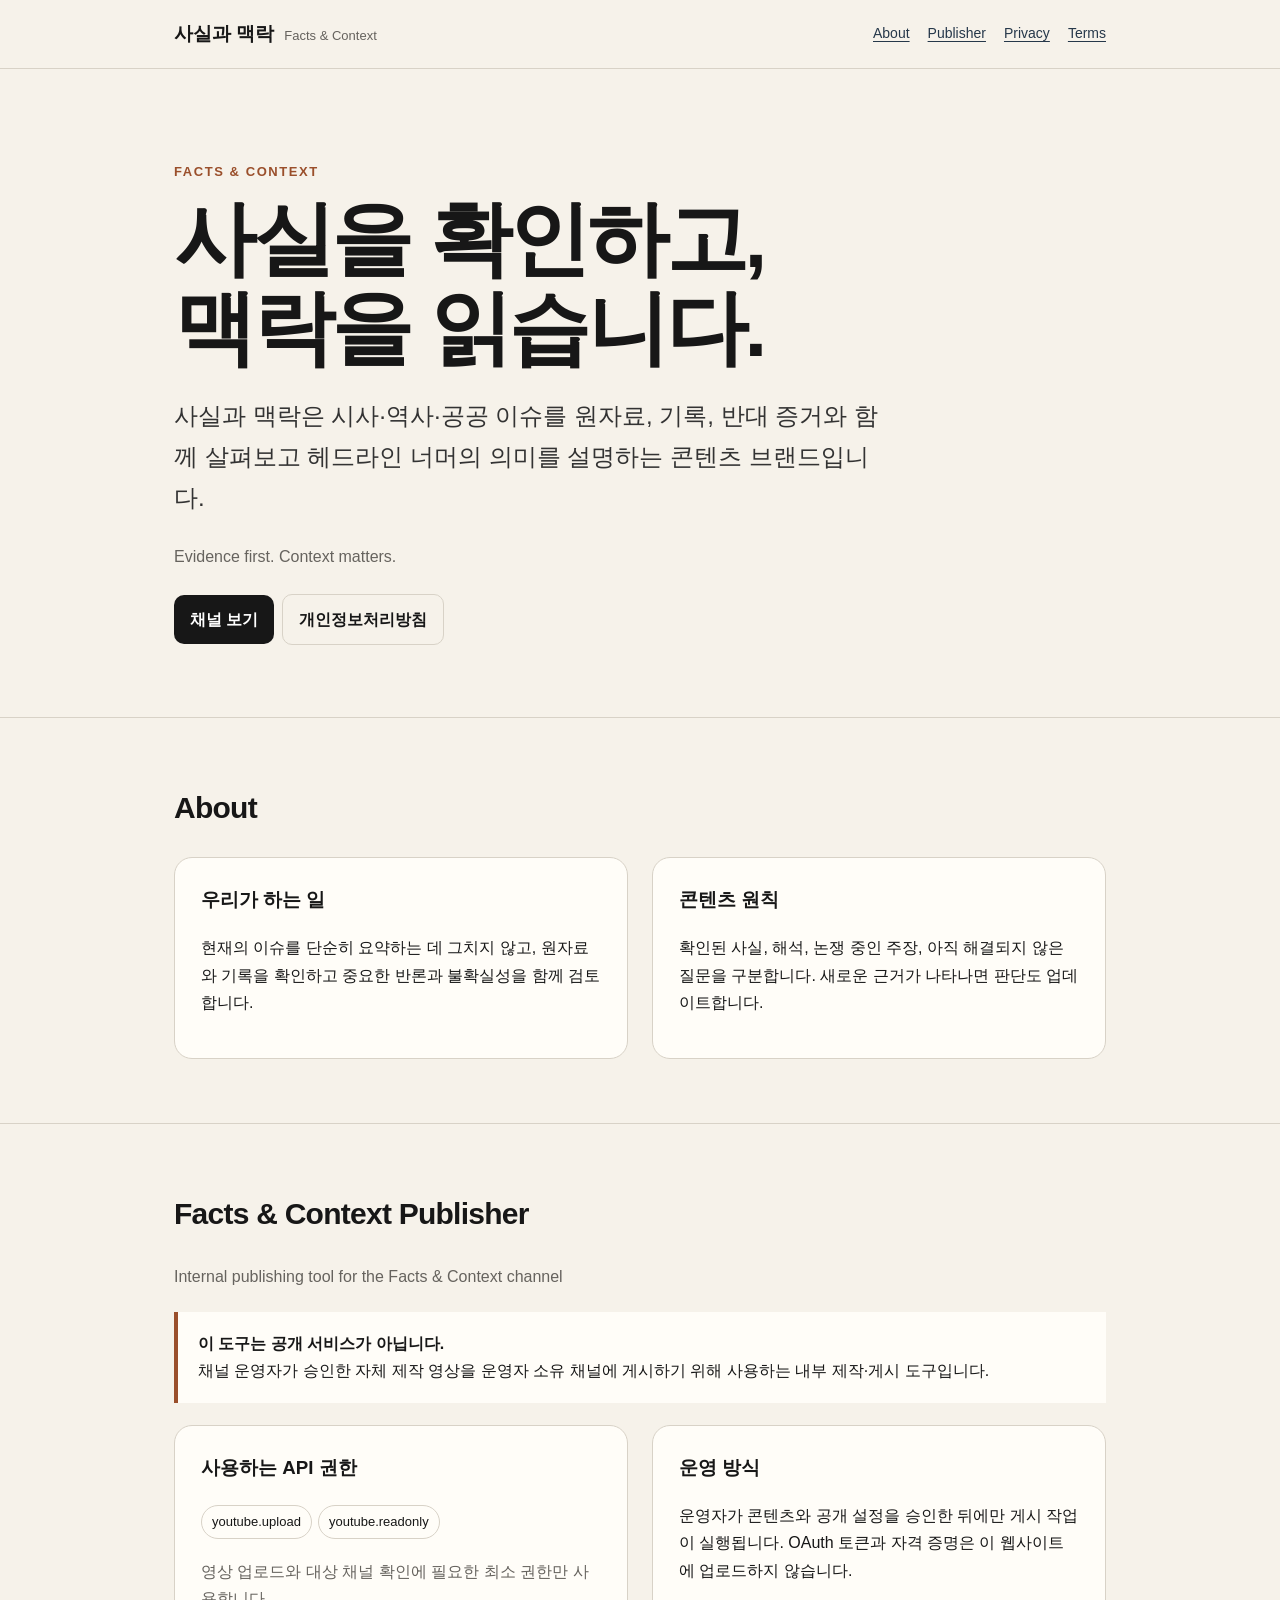
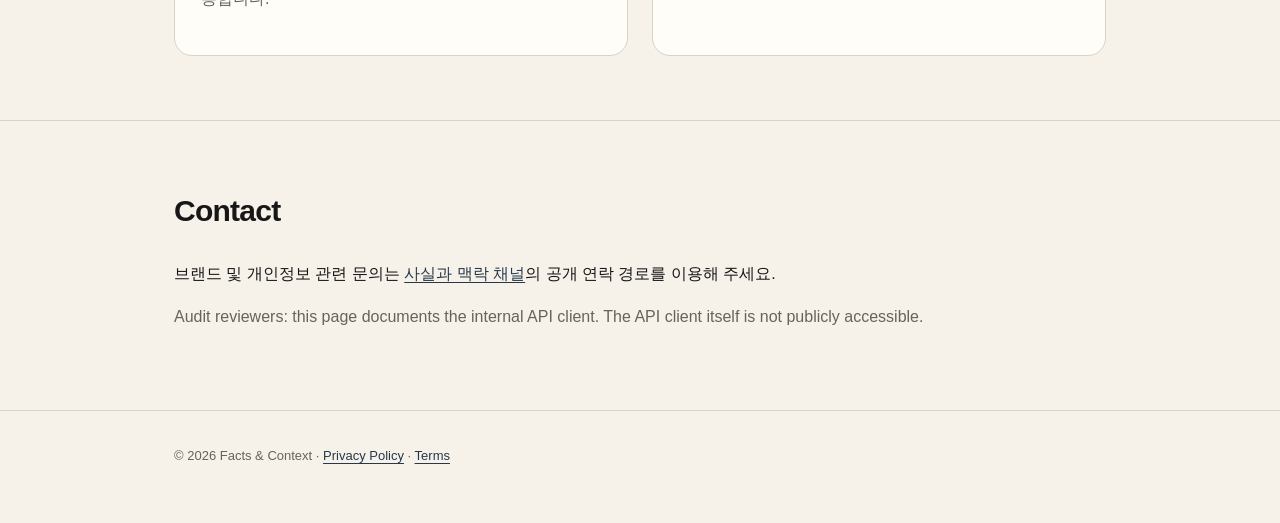
<file: index.html>
<!doctype html><html lang="ko"><head><meta charset="utf-8"><meta name="viewport" content="width=device-width,initial-scale=1"><meta name="description" content="사실과 맥락 — 사실을 확인하고, 맥락을 읽습니다."><title>사실과 맥락 | Facts & Context</title><link rel="stylesheet" href="styles.css"></head><body>
<header><div class="wrap"><nav><a class="brand" href="index.html"><strong>사실과 맥락</strong><span>Facts & Context</span></a><div class="navlinks"><a href="#about">About</a><a href="#publisher">Publisher</a><a href="privacy.html">Privacy</a><a href="terms.html">Terms</a></div></nav></div></header>
<main><div class="hero"><div class="wrap"><div class="eyebrow">Facts & Context</div><h1>사실을 확인하고,<br>맥락을 읽습니다.</h1><p class="lead">사실과 맥락은 시사·역사·공공 이슈를 원자료, 기록, 반대 증거와 함께 살펴보고 헤드라인 너머의 의미를 설명하는 콘텐츠 브랜드입니다.</p><p class="tagline">Evidence first. Context matters.</p><a class="button" href="https://www.youtube.com/@facts_and_context">채널 보기</a><a class="button secondary" href="privacy.html">개인정보처리방침</a></div></div>
<section id="about"><div class="wrap"><h2>About</h2><div class="grid"><div class="card"><h3>우리가 하는 일</h3><p>현재의 이슈를 단순히 요약하는 데 그치지 않고, 원자료와 기록을 확인하고 중요한 반론과 불확실성을 함께 검토합니다.</p></div><div class="card"><h3>콘텐츠 원칙</h3><p>확인된 사실, 해석, 논쟁 중인 주장, 아직 해결되지 않은 질문을 구분합니다. 새로운 근거가 나타나면 판단도 업데이트합니다.</p></div></div></div></section>
<section id="publisher"><div class="wrap"><h2>Facts & Context Publisher</h2><p class="small">Internal publishing tool for the Facts & Context channel</p><div class="notice"><strong>이 도구는 공개 서비스가 아닙니다.</strong><br>채널 운영자가 승인한 자체 제작 영상을 운영자 소유 채널에 게시하기 위해 사용하는 내부 제작·게시 도구입니다.</div><div class="grid"><div class="card"><h3>사용하는 API 권한</h3><span class="pill">youtube.upload</span><span class="pill">youtube.readonly</span><p class="small">영상 업로드와 대상 채널 확인에 필요한 최소 권한만 사용합니다.</p></div><div class="card"><h3>운영 방식</h3><p>운영자가 콘텐츠와 공개 설정을 승인한 뒤에만 게시 작업이 실행됩니다. OAuth 토큰과 자격 증명은 이 웹사이트에 업로드하지 않습니다.</p></div></div></div></section>
<section id="contact"><div class="wrap"><h2>Contact</h2><p>브랜드 및 개인정보 관련 문의는 <a href="https://www.youtube.com/@facts_and_context">사실과 맥락 채널</a>의 공개 연락 경로를 이용해 주세요.</p><p class="small">Audit reviewers: this page documents the internal API client. The API client itself is not publicly accessible.</p></div></section></main>
<footer><div class="wrap">© 2026 Facts & Context · <a href="privacy.html">Privacy Policy</a> · <a href="terms.html">Terms</a></div></footer></body></html>
</file>
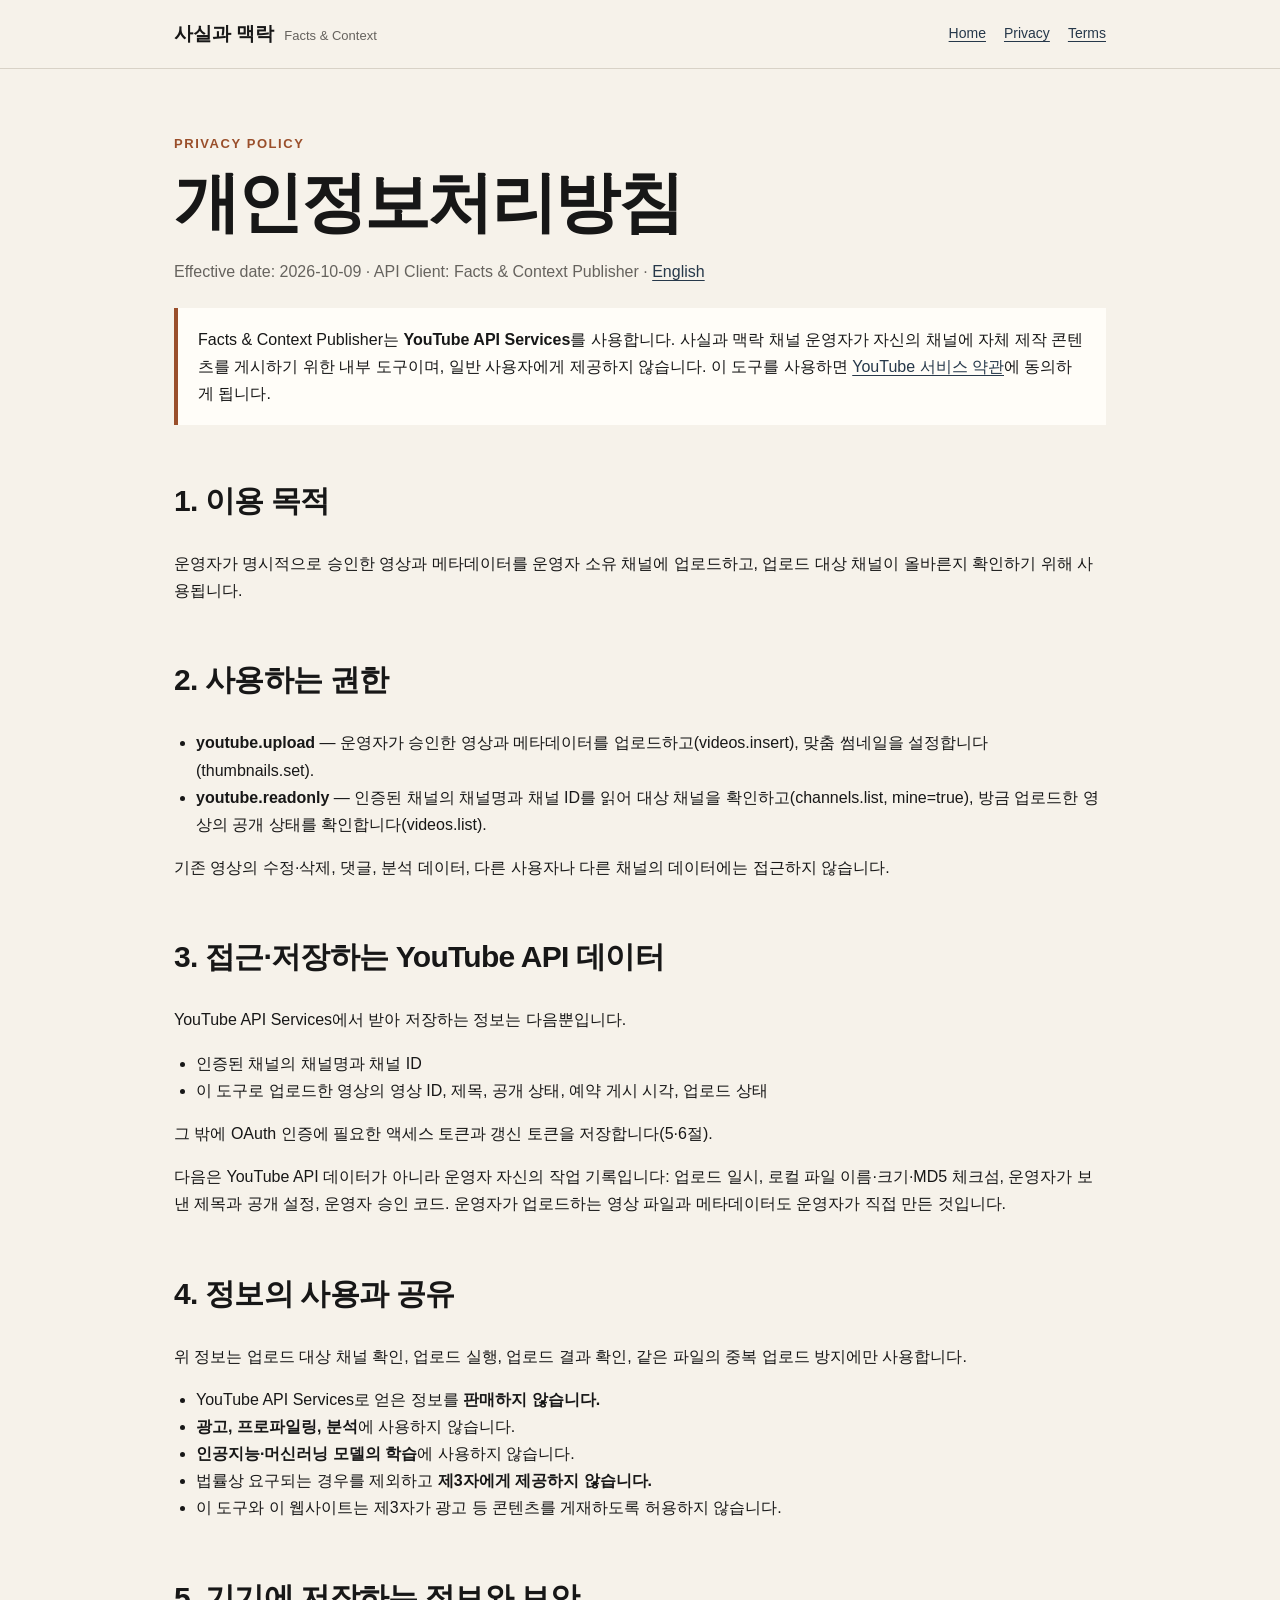
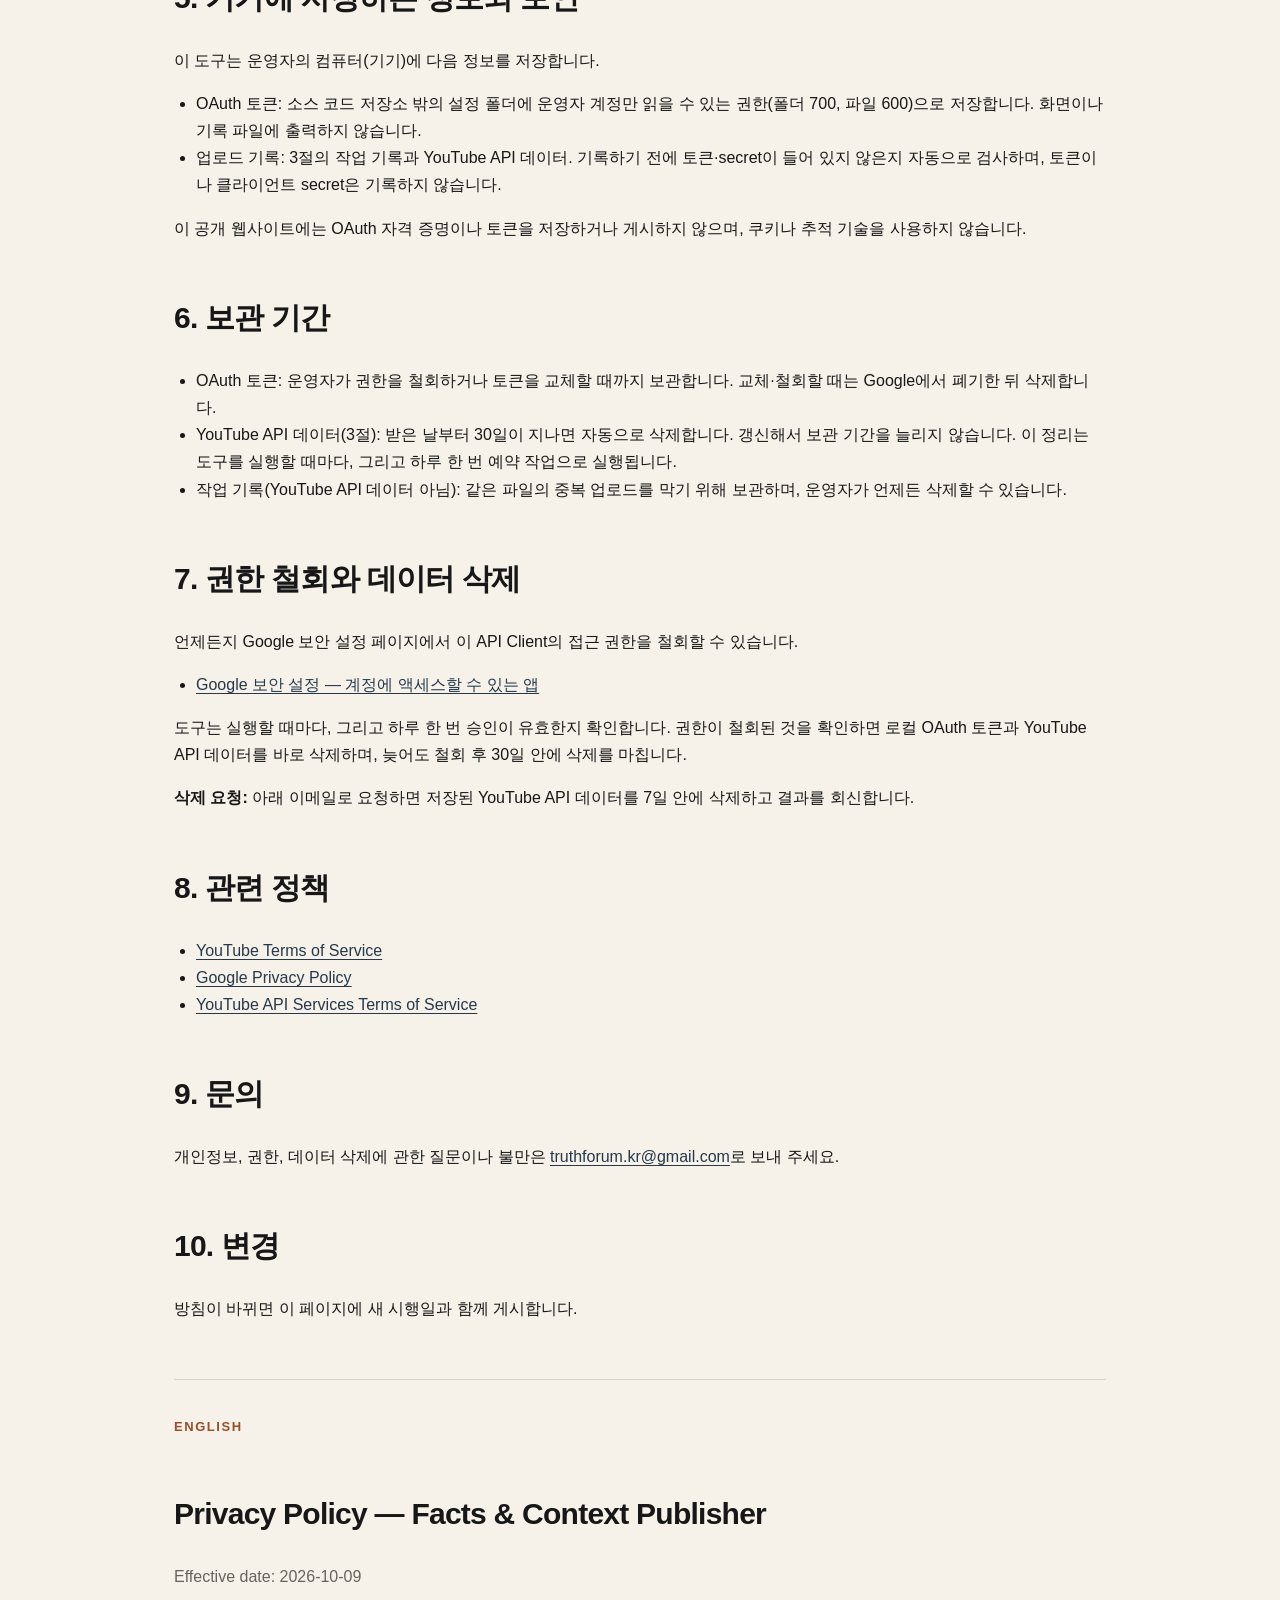
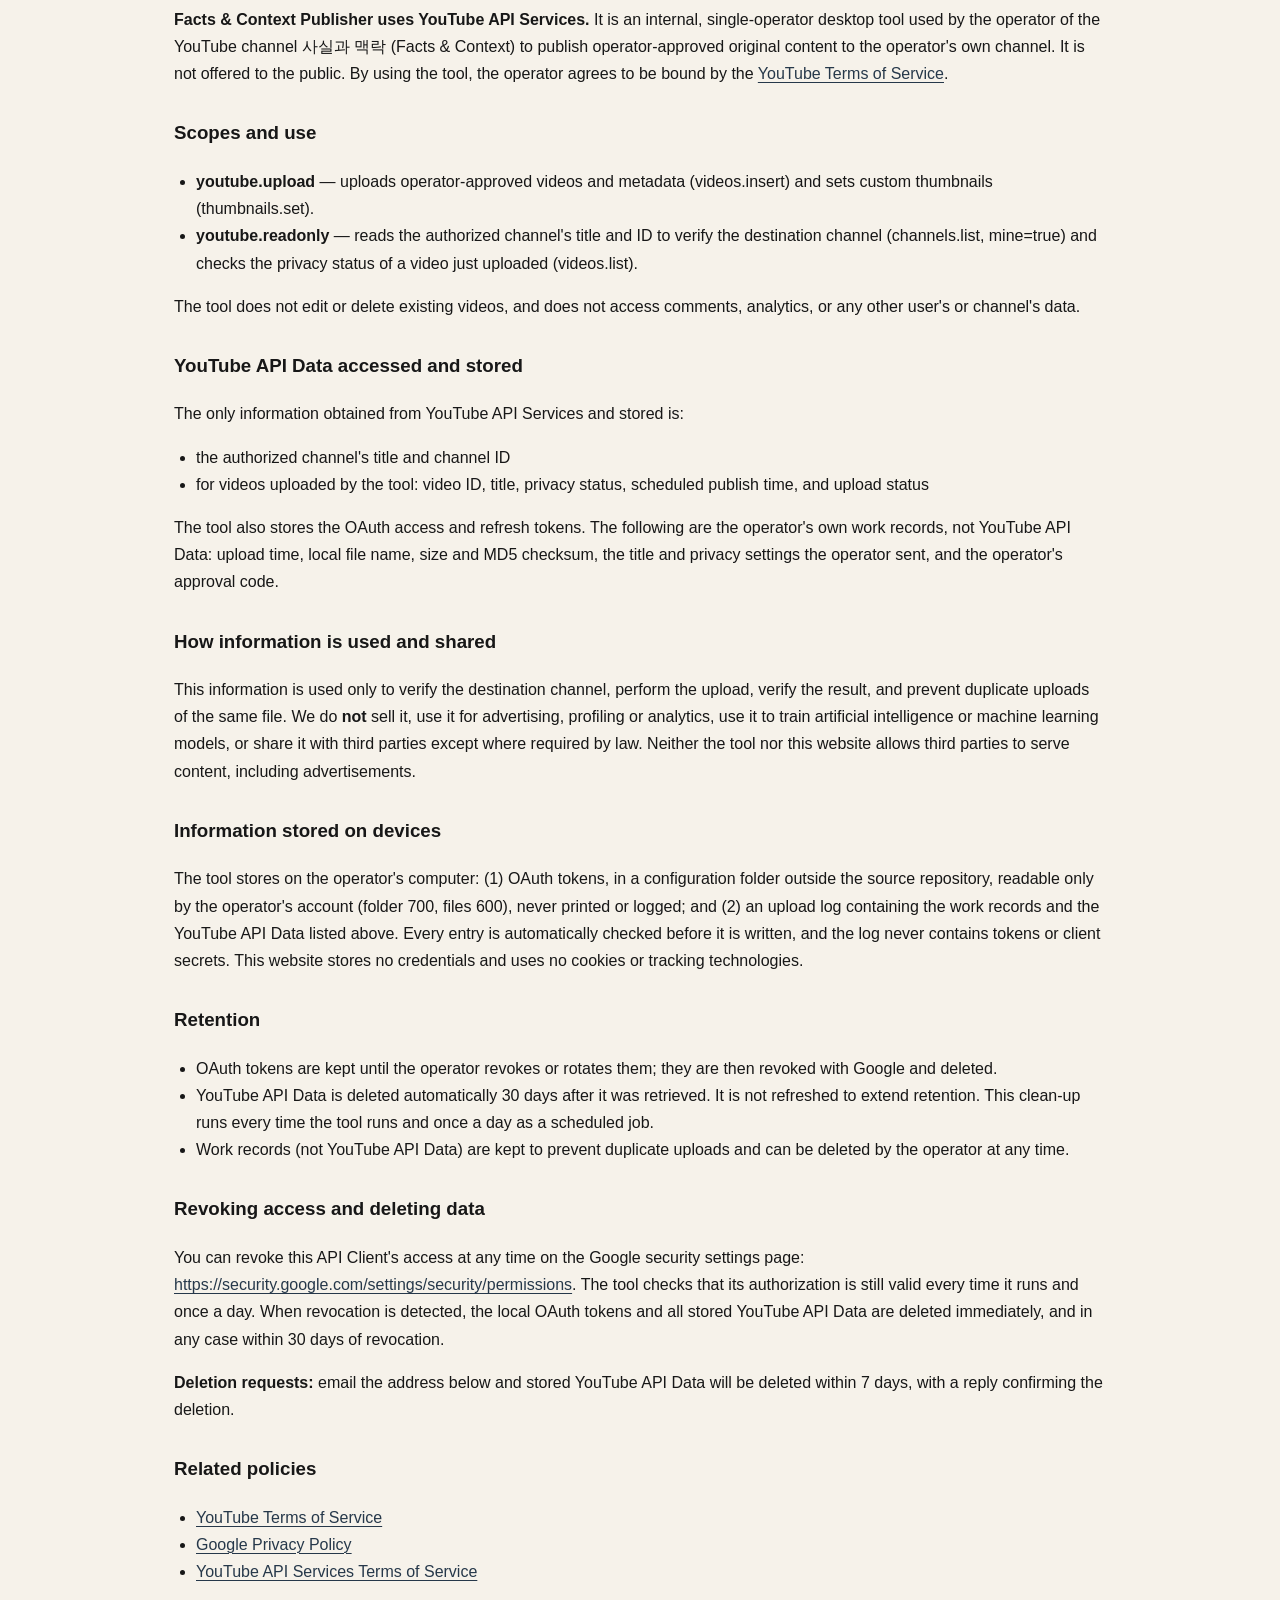
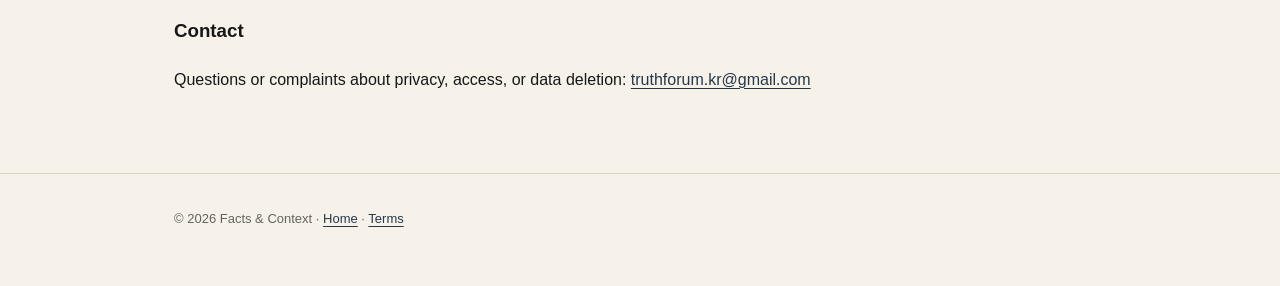
<file: privacy.html>
<!doctype html><html lang="ko"><head><meta charset="utf-8"><meta name="viewport" content="width=device-width,initial-scale=1"><title>Privacy Policy | 사실과 맥락</title><link rel="stylesheet" href="styles.css"></head><body>
<header><div class="wrap"><nav><a class="brand" href="index.html"><strong>사실과 맥락</strong><span>Facts & Context</span></a><div class="navlinks"><a href="index.html">Home</a><a href="privacy.html">Privacy</a><a href="terms.html">Terms</a></div></nav></div></header>
<main class="policy"><section><div class="wrap"><div class="eyebrow">Privacy Policy</div><h1 style="font-size:clamp(38px,6vw,66px)">개인정보처리방침</h1><p class="meta">Effective date: 2026-10-09 · API Client: Facts & Context Publisher · <a href="#english">English</a></p>
<div class="notice">Facts & Context Publisher는 <strong>YouTube API Services</strong>를 사용합니다. 사실과 맥락 채널 운영자가 자신의 채널에 자체 제작 콘텐츠를 게시하기 위한 내부 도구이며, 일반 사용자에게 제공하지 않습니다. 이 도구를 사용하면 <a href="https://www.youtube.com/t/terms">YouTube 서비스 약관</a>에 동의하게 됩니다.</div>
<h2>1. 이용 목적</h2><p>운영자가 명시적으로 승인한 영상과 메타데이터를 운영자 소유 채널에 업로드하고, 업로드 대상 채널이 올바른지 확인하기 위해 사용됩니다.</p>
<h2>2. 사용하는 권한</h2><ul><li><strong>youtube.upload</strong> — 운영자가 승인한 영상과 메타데이터를 업로드하고(videos.insert), 맞춤 썸네일을 설정합니다(thumbnails.set).</li><li><strong>youtube.readonly</strong> — 인증된 채널의 채널명과 채널 ID를 읽어 대상 채널을 확인하고(channels.list, mine=true), 방금 업로드한 영상의 공개 상태를 확인합니다(videos.list).</li></ul><p>기존 영상의 수정·삭제, 댓글, 분석 데이터, 다른 사용자나 다른 채널의 데이터에는 접근하지 않습니다.</p>
<h2>3. 접근·저장하는 YouTube API 데이터</h2><p>YouTube API Services에서 받아 저장하는 정보는 다음뿐입니다.</p><ul><li>인증된 채널의 채널명과 채널 ID</li><li>이 도구로 업로드한 영상의 영상 ID, 제목, 공개 상태, 예약 게시 시각, 업로드 상태</li></ul><p>그 밖에 OAuth 인증에 필요한 액세스 토큰과 갱신 토큰을 저장합니다(5·6절).</p><p>다음은 YouTube API 데이터가 아니라 운영자 자신의 작업 기록입니다: 업로드 일시, 로컬 파일 이름·크기·MD5 체크섬, 운영자가 보낸 제목과 공개 설정, 운영자 승인 코드. 운영자가 업로드하는 영상 파일과 메타데이터도 운영자가 직접 만든 것입니다.</p>
<h2>4. 정보의 사용과 공유</h2><p>위 정보는 업로드 대상 채널 확인, 업로드 실행, 업로드 결과 확인, 같은 파일의 중복 업로드 방지에만 사용합니다.</p><ul><li>YouTube API Services로 얻은 정보를 <strong>판매하지 않습니다.</strong></li><li><strong>광고, 프로파일링, 분석</strong>에 사용하지 않습니다.</li><li><strong>인공지능·머신러닝 모델의 학습</strong>에 사용하지 않습니다.</li><li>법률상 요구되는 경우를 제외하고 <strong>제3자에게 제공하지 않습니다.</strong></li><li>이 도구와 이 웹사이트는 제3자가 광고 등 콘텐츠를 게재하도록 허용하지 않습니다.</li></ul>
<h2>5. 기기에 저장하는 정보와 보안</h2><p>이 도구는 운영자의 컴퓨터(기기)에 다음 정보를 저장합니다.</p><ul><li>OAuth 토큰: 소스 코드 저장소 밖의 설정 폴더에 운영자 계정만 읽을 수 있는 권한(폴더 700, 파일 600)으로 저장합니다. 화면이나 기록 파일에 출력하지 않습니다.</li><li>업로드 기록: 3절의 작업 기록과 YouTube API 데이터. 기록하기 전에 토큰·secret이 들어 있지 않은지 자동으로 검사하며, 토큰이나 클라이언트 secret은 기록하지 않습니다.</li></ul><p>이 공개 웹사이트에는 OAuth 자격 증명이나 토큰을 저장하거나 게시하지 않으며, 쿠키나 추적 기술을 사용하지 않습니다.</p>
<h2>6. 보관 기간</h2><ul><li>OAuth 토큰: 운영자가 권한을 철회하거나 토큰을 교체할 때까지 보관합니다. 교체·철회할 때는 Google에서 폐기한 뒤 삭제합니다.</li><li>YouTube API 데이터(3절): 받은 날부터 30일이 지나면 자동으로 삭제합니다. 갱신해서 보관 기간을 늘리지 않습니다. 이 정리는 도구를 실행할 때마다, 그리고 하루 한 번 예약 작업으로 실행됩니다.</li><li>작업 기록(YouTube API 데이터 아님): 같은 파일의 중복 업로드를 막기 위해 보관하며, 운영자가 언제든 삭제할 수 있습니다.</li></ul>
<h2>7. 권한 철회와 데이터 삭제</h2><p>언제든지 Google 보안 설정 페이지에서 이 API Client의 접근 권한을 철회할 수 있습니다.</p><ul><li><a href="https://security.google.com/settings/security/permissions">Google 보안 설정 — 계정에 액세스할 수 있는 앱</a></li></ul><p>도구는 실행할 때마다, 그리고 하루 한 번 승인이 유효한지 확인합니다. 권한이 철회된 것을 확인하면 로컬 OAuth 토큰과 YouTube API 데이터를 바로 삭제하며, 늦어도 철회 후 30일 안에 삭제를 마칩니다.</p><p><strong>삭제 요청:</strong> 아래 이메일로 요청하면 저장된 YouTube API 데이터를 7일 안에 삭제하고 결과를 회신합니다.</p>
<h2>8. 관련 정책</h2><ul><li><a href="https://www.youtube.com/t/terms">YouTube Terms of Service</a></li><li><a href="https://www.google.com/policies/privacy">Google Privacy Policy</a></li><li><a href="https://developers.google.com/youtube/terms/api-services-terms-of-service">YouTube API Services Terms of Service</a></li></ul>
<h2>9. 문의</h2><p>개인정보, 권한, 데이터 삭제에 관한 질문이나 불만은 <a href="mailto:truthforum.kr@gmail.com">truthforum.kr@gmail.com</a>로 보내 주세요.</p>
<h2>10. 변경</h2><p>방침이 바뀌면 이 페이지에 새 시행일과 함께 게시합니다.</p>
<hr style="border:0;border-top:1px solid var(--line);margin:56px 0 36px"><div class="eyebrow" id="english">English</div><h2>Privacy Policy — Facts & Context Publisher</h2>
<p class="meta">Effective date: 2026-10-09</p>
<p><strong>Facts & Context Publisher uses YouTube API Services.</strong> It is an internal, single-operator desktop tool used by the operator of the YouTube channel 사실과 맥락 (Facts & Context) to publish operator-approved original content to the operator's own channel. It is not offered to the public. By using the tool, the operator agrees to be bound by the <a href="https://www.youtube.com/t/terms">YouTube Terms of Service</a>.</p>
<h3>Scopes and use</h3><ul><li><strong>youtube.upload</strong> — uploads operator-approved videos and metadata (videos.insert) and sets custom thumbnails (thumbnails.set).</li><li><strong>youtube.readonly</strong> — reads the authorized channel's title and ID to verify the destination channel (channels.list, mine=true) and checks the privacy status of a video just uploaded (videos.list).</li></ul><p>The tool does not edit or delete existing videos, and does not access comments, analytics, or any other user's or channel's data.</p>
<h3>YouTube API Data accessed and stored</h3><p>The only information obtained from YouTube API Services and stored is:</p><ul><li>the authorized channel's title and channel ID</li><li>for videos uploaded by the tool: video ID, title, privacy status, scheduled publish time, and upload status</li></ul><p>The tool also stores the OAuth access and refresh tokens. The following are the operator's own work records, not YouTube API Data: upload time, local file name, size and MD5 checksum, the title and privacy settings the operator sent, and the operator's approval code.</p>
<h3>How information is used and shared</h3><p>This information is used only to verify the destination channel, perform the upload, verify the result, and prevent duplicate uploads of the same file. We do <strong>not</strong> sell it, use it for advertising, profiling or analytics, use it to train artificial intelligence or machine learning models, or share it with third parties except where required by law. Neither the tool nor this website allows third parties to serve content, including advertisements.</p>
<h3>Information stored on devices</h3><p>The tool stores on the operator's computer: (1) OAuth tokens, in a configuration folder outside the source repository, readable only by the operator's account (folder 700, files 600), never printed or logged; and (2) an upload log containing the work records and the YouTube API Data listed above. Every entry is automatically checked before it is written, and the log never contains tokens or client secrets. This website stores no credentials and uses no cookies or tracking technologies.</p>
<h3>Retention</h3><ul><li>OAuth tokens are kept until the operator revokes or rotates them; they are then revoked with Google and deleted.</li><li>YouTube API Data is deleted automatically 30 days after it was retrieved. It is not refreshed to extend retention. This clean-up runs every time the tool runs and once a day as a scheduled job.</li><li>Work records (not YouTube API Data) are kept to prevent duplicate uploads and can be deleted by the operator at any time.</li></ul>
<h3>Revoking access and deleting data</h3><p>You can revoke this API Client's access at any time on the Google security settings page: <a href="https://security.google.com/settings/security/permissions">https://security.google.com/settings/security/permissions</a>. The tool checks that its authorization is still valid every time it runs and once a day. When revocation is detected, the local OAuth tokens and all stored YouTube API Data are deleted immediately, and in any case within 30 days of revocation.</p><p><strong>Deletion requests:</strong> email the address below and stored YouTube API Data will be deleted within 7 days, with a reply confirming the deletion.</p>
<h3>Related policies</h3><ul><li><a href="https://www.youtube.com/t/terms">YouTube Terms of Service</a></li><li><a href="https://www.google.com/policies/privacy">Google Privacy Policy</a></li><li><a href="https://developers.google.com/youtube/terms/api-services-terms-of-service">YouTube API Services Terms of Service</a></li></ul>
<h3>Contact</h3><p>Questions or complaints about privacy, access, or data deletion: <a href="mailto:truthforum.kr@gmail.com">truthforum.kr@gmail.com</a></p>
</div></section></main><footer><div class="wrap">© 2026 Facts & Context · <a href="index.html">Home</a> · <a href="terms.html">Terms</a></div></footer></body></html>
</file>
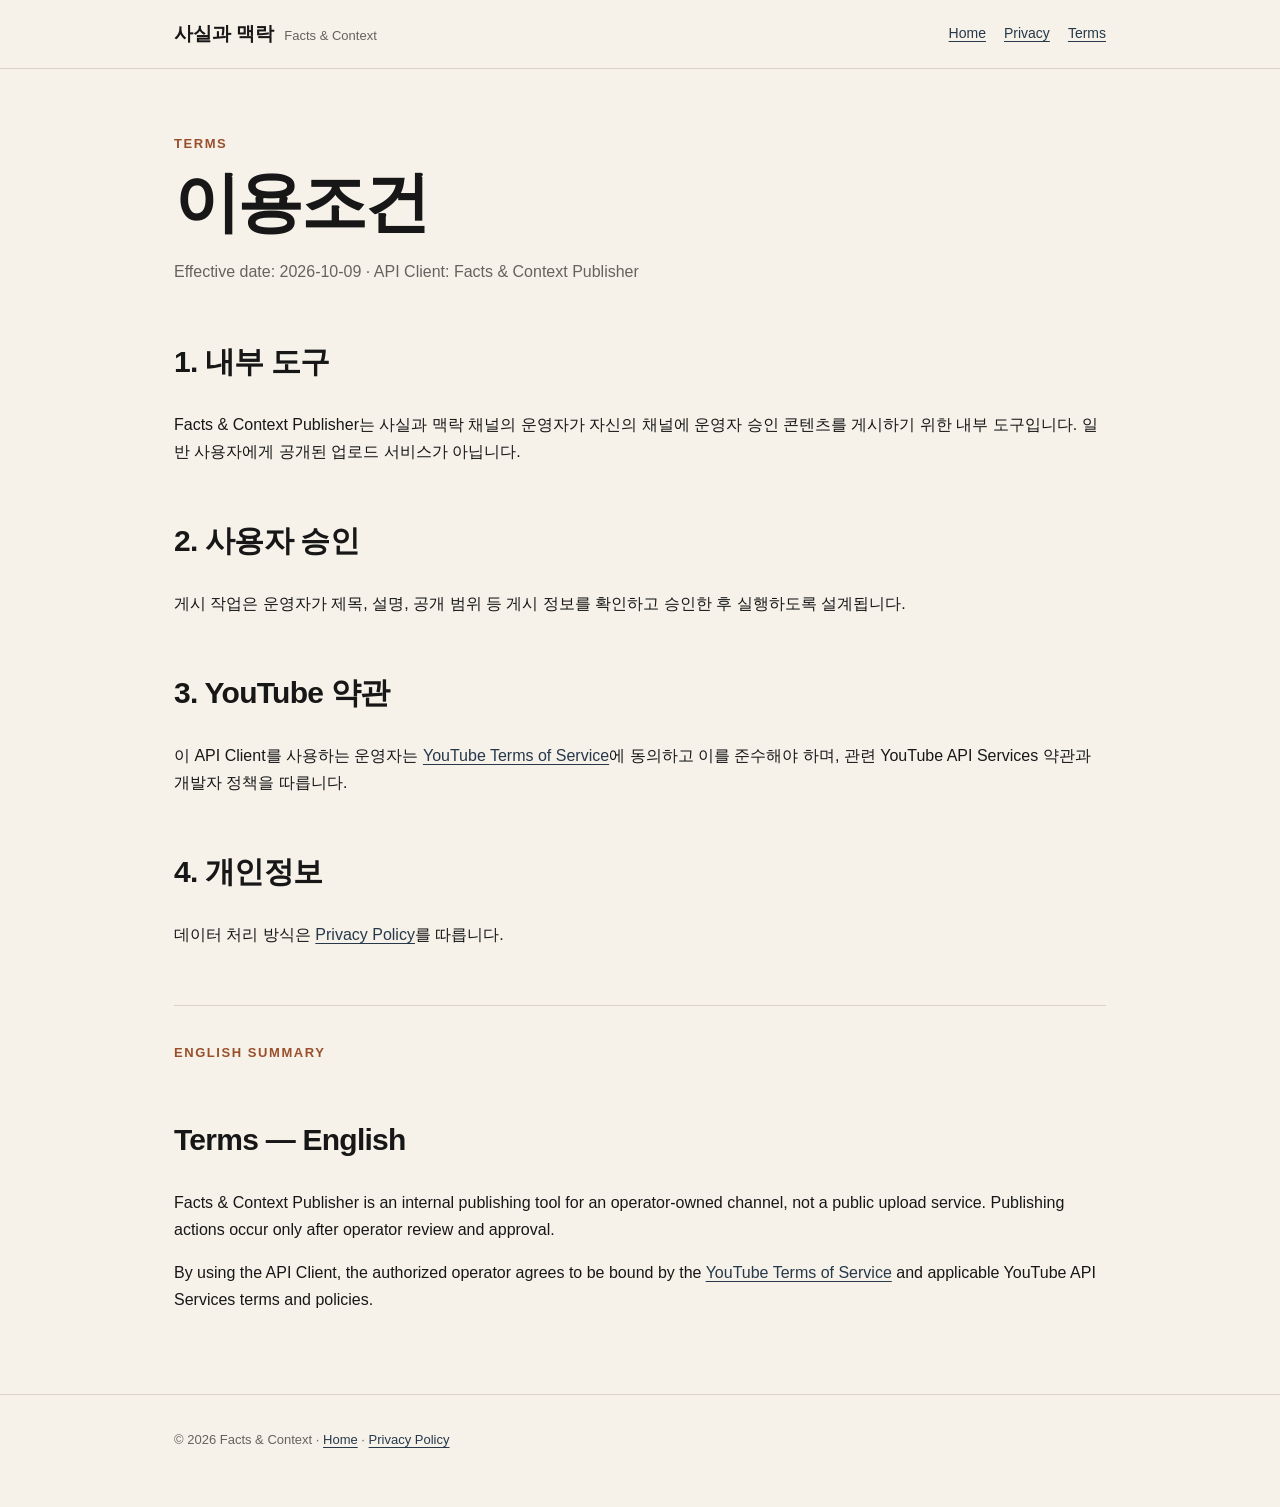
<file: terms.html>
<!doctype html><html lang="ko"><head><meta charset="utf-8"><meta name="viewport" content="width=device-width,initial-scale=1"><title>Terms | 사실과 맥락</title><link rel="stylesheet" href="styles.css"></head><body>
<header><div class="wrap"><nav><a class="brand" href="index.html"><strong>사실과 맥락</strong><span>Facts & Context</span></a><div class="navlinks"><a href="index.html">Home</a><a href="privacy.html">Privacy</a><a href="terms.html">Terms</a></div></nav></div></header>
<main class="policy"><section><div class="wrap"><div class="eyebrow">Terms</div><h1 style="font-size:clamp(38px,6vw,66px)">이용조건</h1><p class="meta">Effective date: 2026-10-09 · API Client: Facts & Context Publisher</p>
<h2>1. 내부 도구</h2><p>Facts & Context Publisher는 사실과 맥락 채널의 운영자가 자신의 채널에 운영자 승인 콘텐츠를 게시하기 위한 내부 도구입니다. 일반 사용자에게 공개된 업로드 서비스가 아닙니다.</p>
<h2>2. 사용자 승인</h2><p>게시 작업은 운영자가 제목, 설명, 공개 범위 등 게시 정보를 확인하고 승인한 후 실행하도록 설계됩니다.</p>
<h2>3. YouTube 약관</h2><p>이 API Client를 사용하는 운영자는 <a href="https://www.youtube.com/t/terms">YouTube Terms of Service</a>에 동의하고 이를 준수해야 하며, 관련 YouTube API Services 약관과 개발자 정책을 따릅니다.</p>
<h2>4. 개인정보</h2><p>데이터 처리 방식은 <a href="privacy.html">Privacy Policy</a>를 따릅니다.</p>
<hr style="border:0;border-top:1px solid var(--line);margin:56px 0 36px"><div class="eyebrow">English Summary</div><h2>Terms — English</h2><p>Facts & Context Publisher is an internal publishing tool for an operator-owned channel, not a public upload service. Publishing actions occur only after operator review and approval.</p><p>By using the API Client, the authorized operator agrees to be bound by the <a href="https://www.youtube.com/t/terms">YouTube Terms of Service</a> and applicable YouTube API Services terms and policies.</p>
</div></section></main><footer><div class="wrap">© 2026 Facts & Context · <a href="index.html">Home</a> · <a href="privacy.html">Privacy Policy</a></div></footer></body></html>
</file>
<file: styles.css>
:root{--bg:#f6f2ea;--paper:#fffdf8;--ink:#171717;--muted:#66635e;--line:#d8d2c7;--accent:#9a4f2b;--accent2:#26384a;--max:980px}
*{box-sizing:border-box}html{scroll-behavior:smooth}body{margin:0;font-family:-apple-system,BlinkMacSystemFont,"Apple SD Gothic Neo","Noto Sans KR","Segoe UI",sans-serif;background:var(--bg);color:var(--ink);line-height:1.7}
a{color:var(--accent2);text-decoration-thickness:1px;text-underline-offset:3px}.wrap{max-width:var(--max);margin:0 auto;padding:0 24px}
header{position:sticky;top:0;z-index:10;background:rgba(246,242,234,.94);backdrop-filter:blur(10px);border-bottom:1px solid var(--line)}
nav{display:flex;align-items:center;justify-content:space-between;min-height:68px;gap:18px}.brand{display:flex;align-items:baseline;gap:10px;text-decoration:none;color:var(--ink)}.brand strong{font-size:19px}.brand span{font-size:13px;color:var(--muted)}
.navlinks{display:flex;gap:18px;font-size:14px;flex-wrap:wrap}.hero{padding:92px 0 72px;border-bottom:1px solid var(--line)}
.eyebrow{font-size:13px;letter-spacing:.12em;text-transform:uppercase;color:var(--accent);font-weight:700}h1{font-size:clamp(44px,7vw,82px);line-height:1.08;margin:12px 0 20px;letter-spacing:-.04em}
.lead{font-size:clamp(18px,2.4vw,24px);max-width:720px;color:#333}.tagline,.meta,.small{color:var(--muted)}section{padding:64px 0;border-bottom:1px solid var(--line)}
.grid{display:grid;grid-template-columns:1fr 1fr;gap:24px}.card{background:var(--paper);border:1px solid var(--line);border-radius:18px;padding:26px}.card h3{margin-top:0}
h2{font-size:30px;letter-spacing:-.025em;margin:0 0 24px}.pill{display:inline-block;border:1px solid var(--line);background:var(--paper);padding:5px 10px;border-radius:999px;font-size:13px;margin:3px 6px 3px 0}
.notice{border-left:4px solid var(--accent);background:var(--paper);padding:18px 20px;margin:22px 0}.button{display:inline-block;background:var(--ink);color:white;text-decoration:none;padding:11px 16px;border-radius:10px;font-weight:650;margin:8px 8px 0 0}
.button.secondary{background:transparent;color:var(--ink);border:1px solid var(--line)}footer{padding:34px 0 56px;color:var(--muted);font-size:13px}.policy h2{margin-top:50px}.policy h3{margin-top:30px}.policy ul{padding-left:22px}
@media(max-width:720px){.grid{grid-template-columns:1fr}nav{align-items:flex-start;padding:14px 0;flex-direction:column}.hero{padding:60px 0 52px}}
</file>
